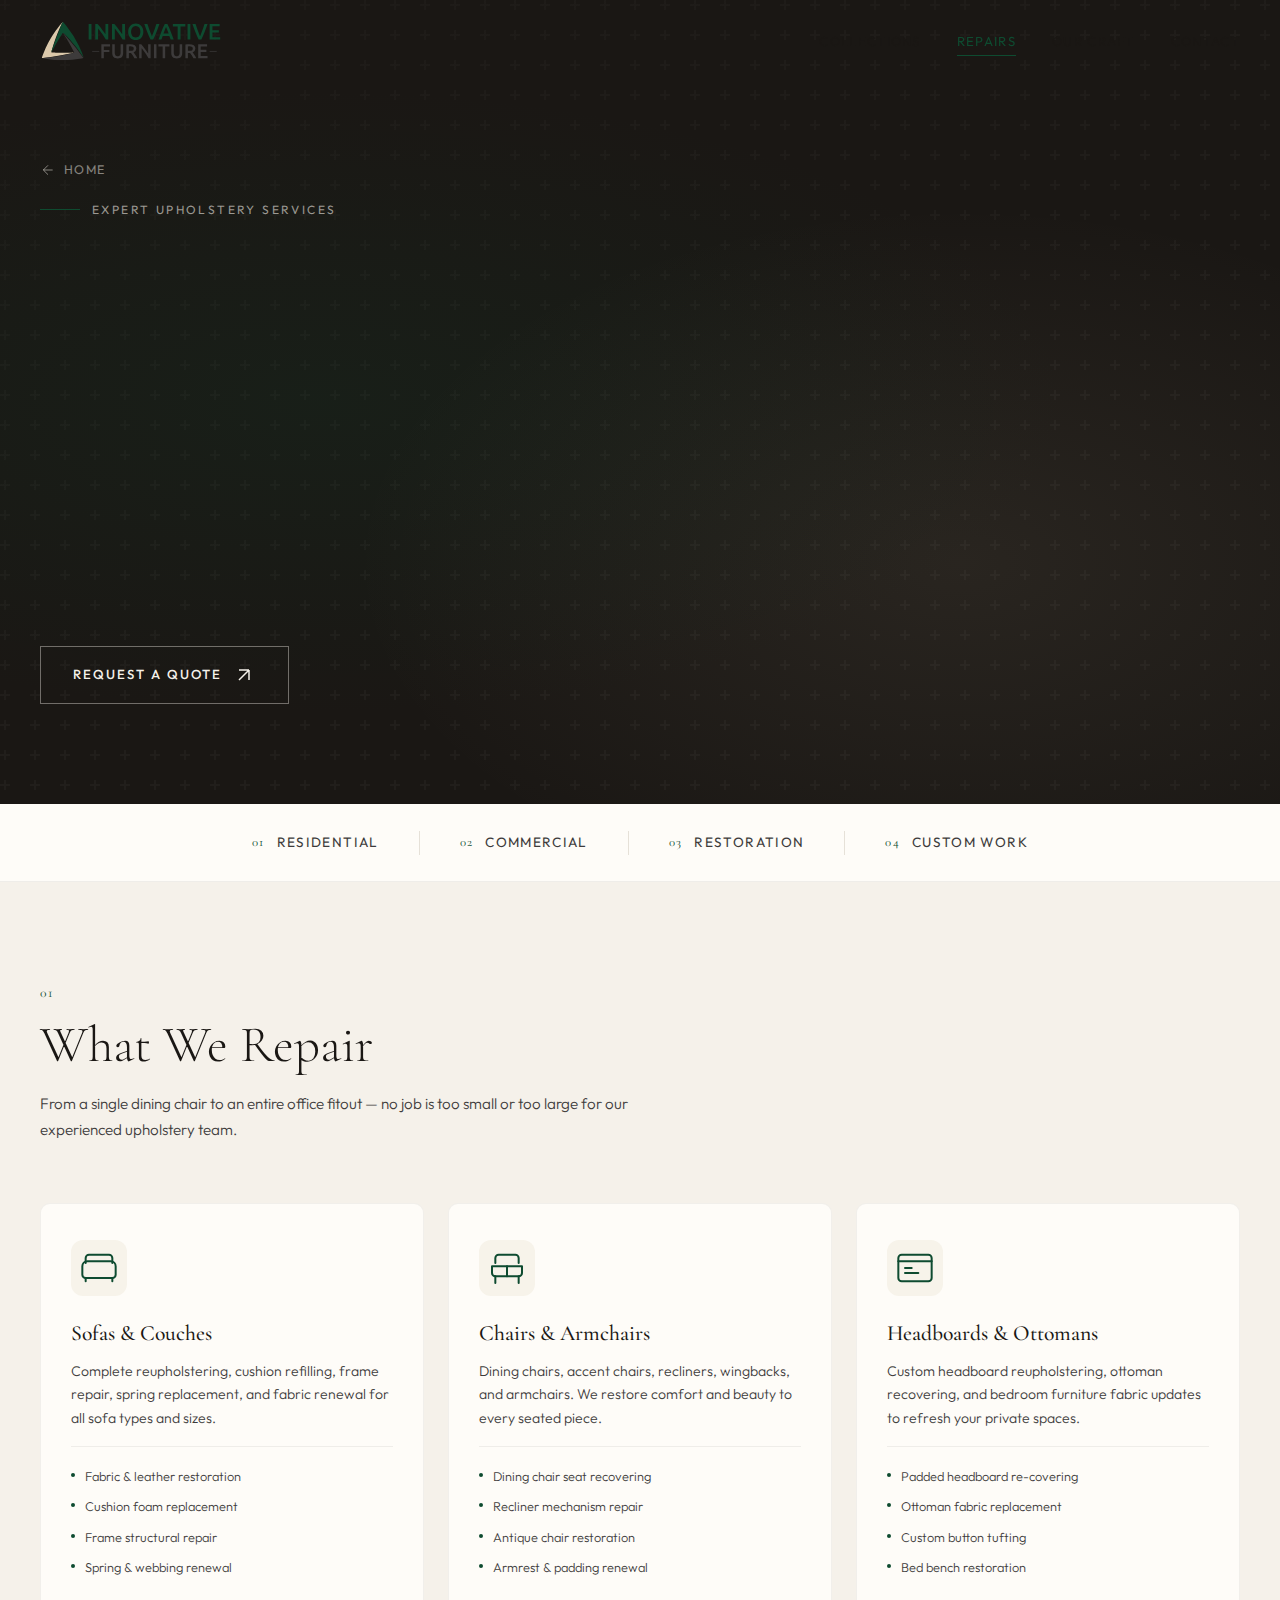
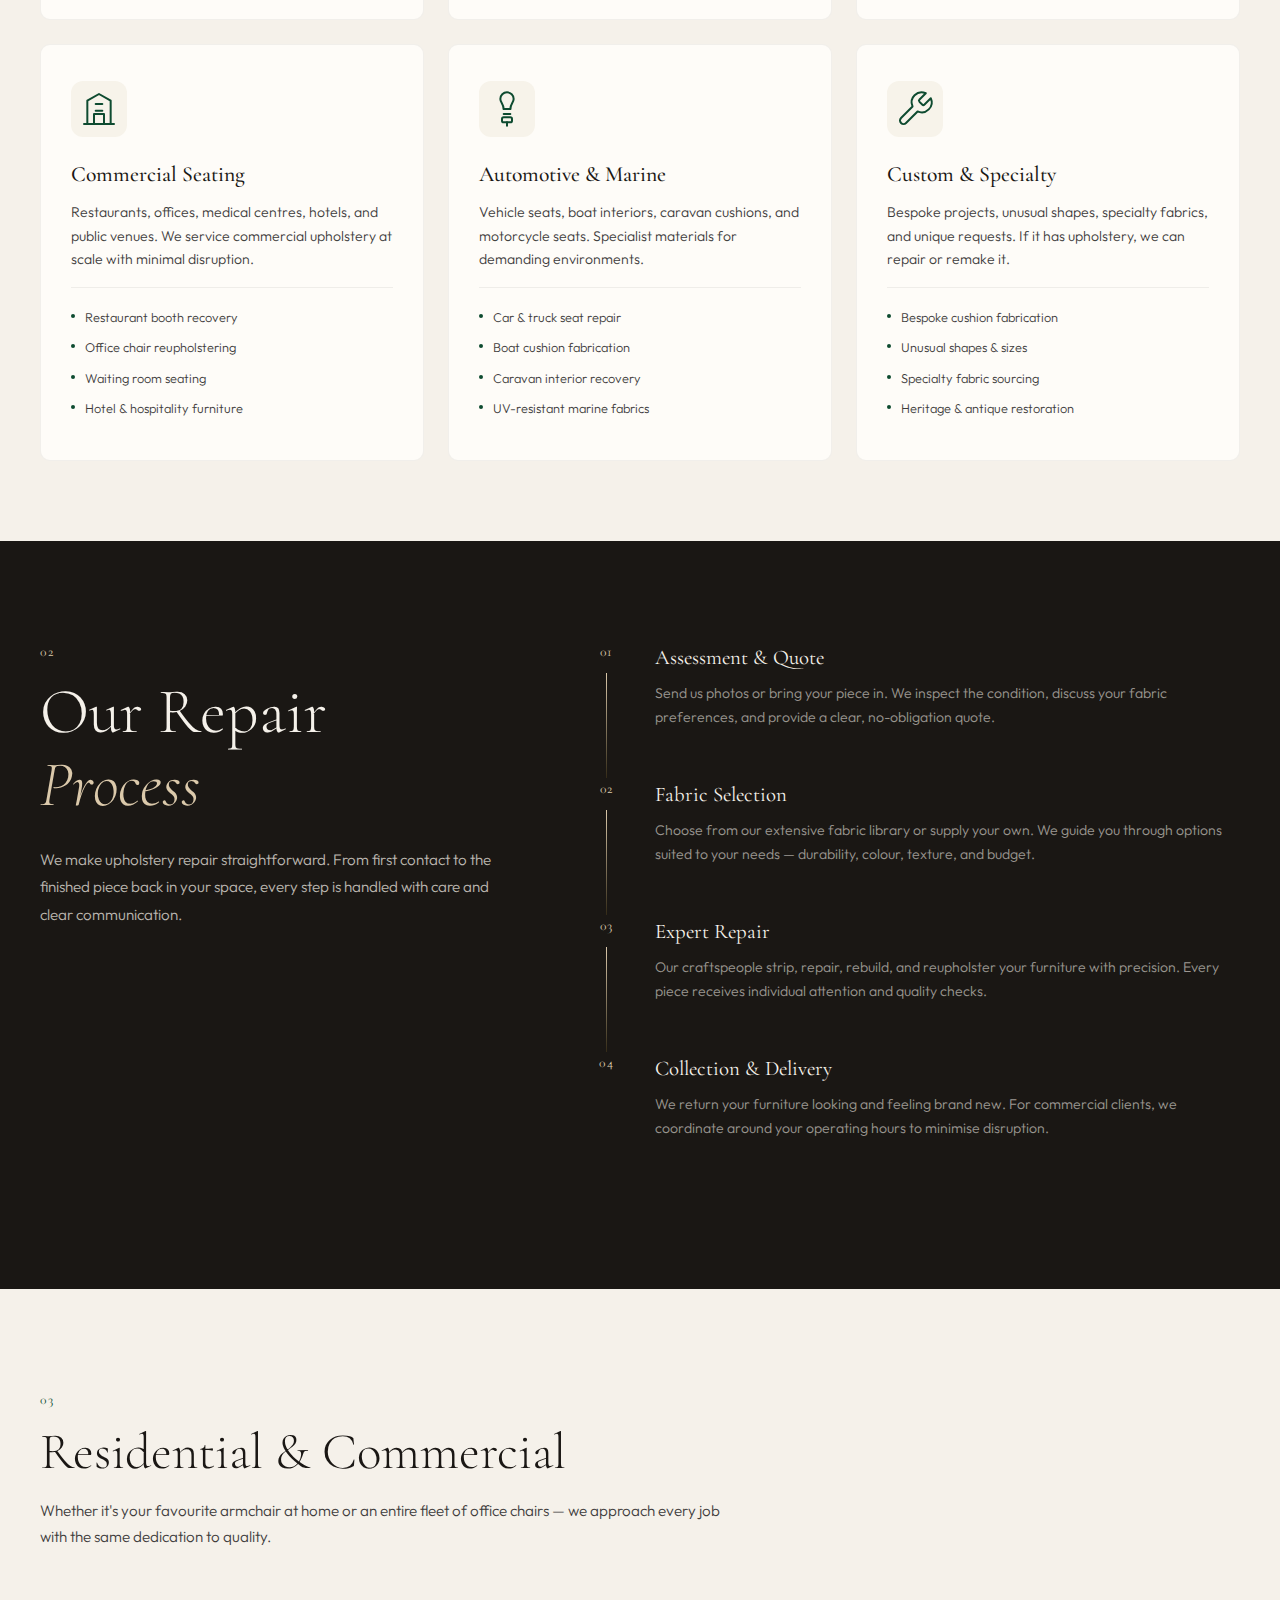
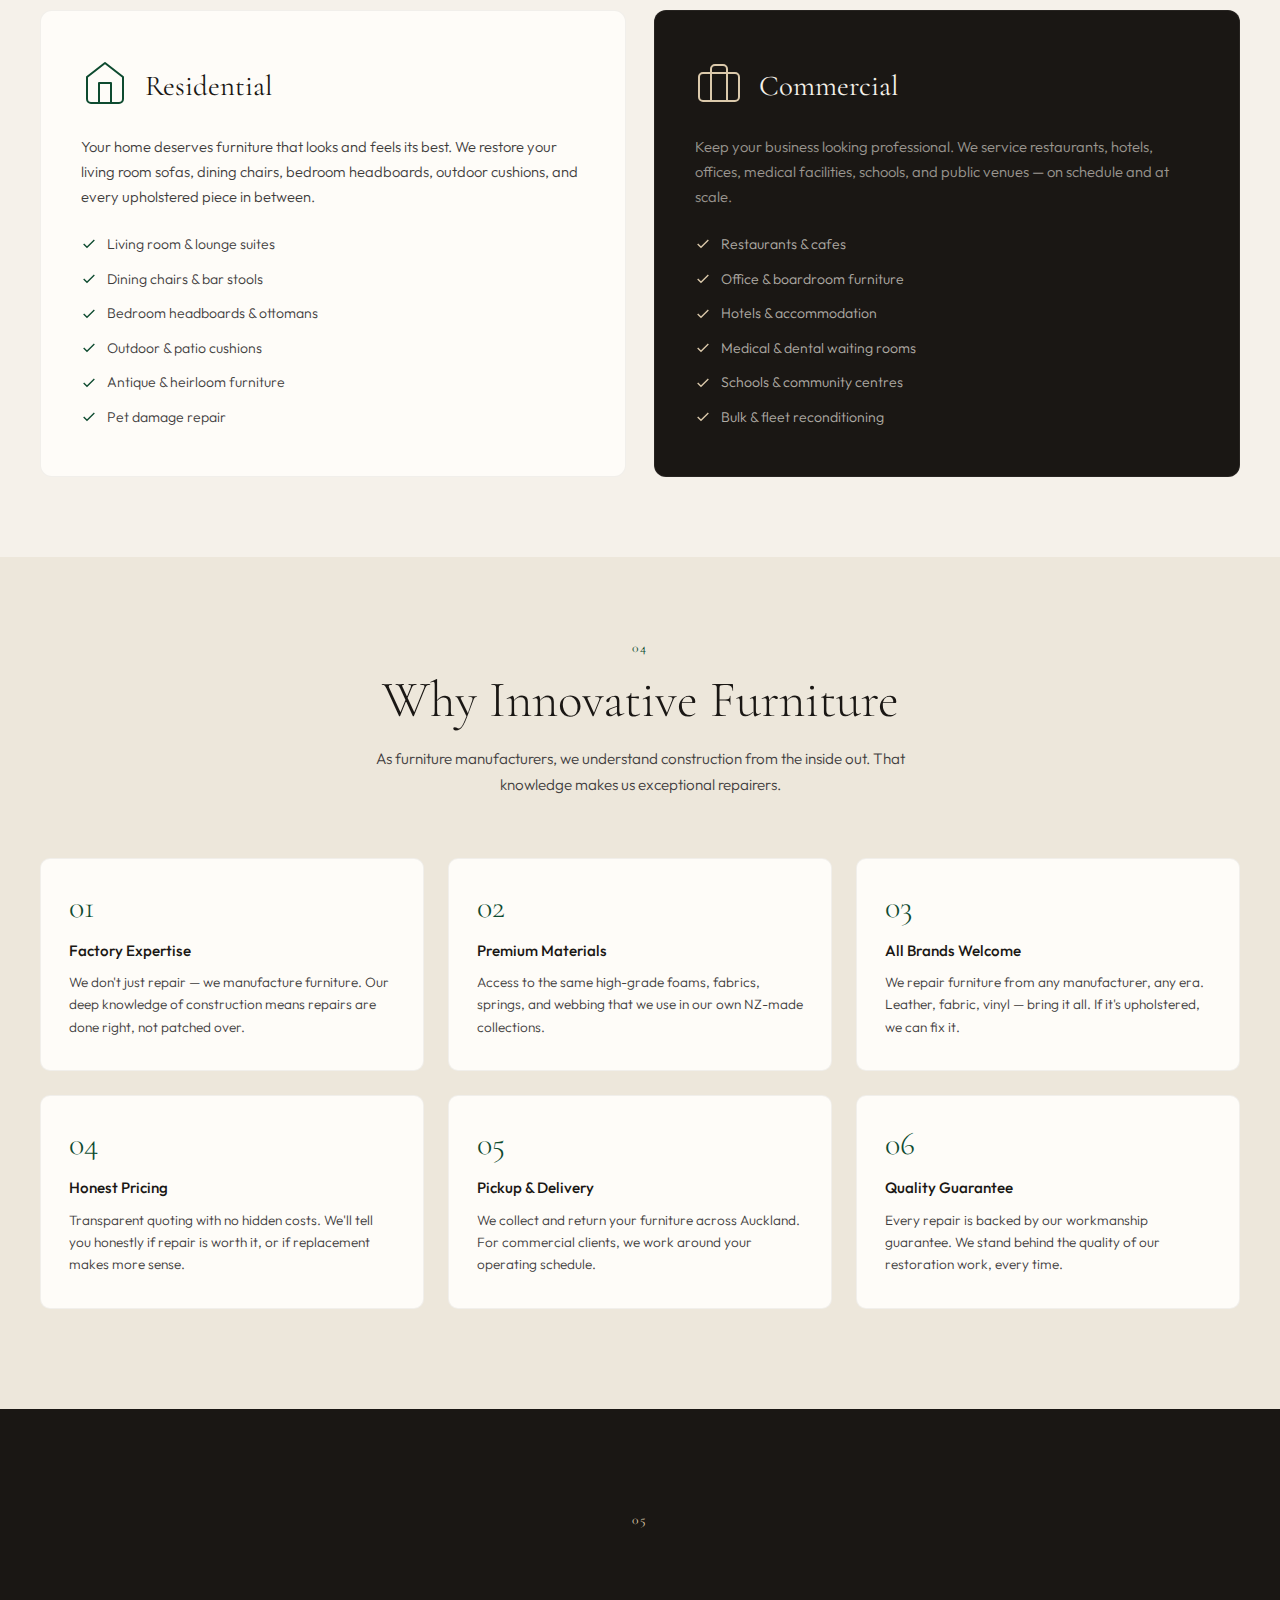
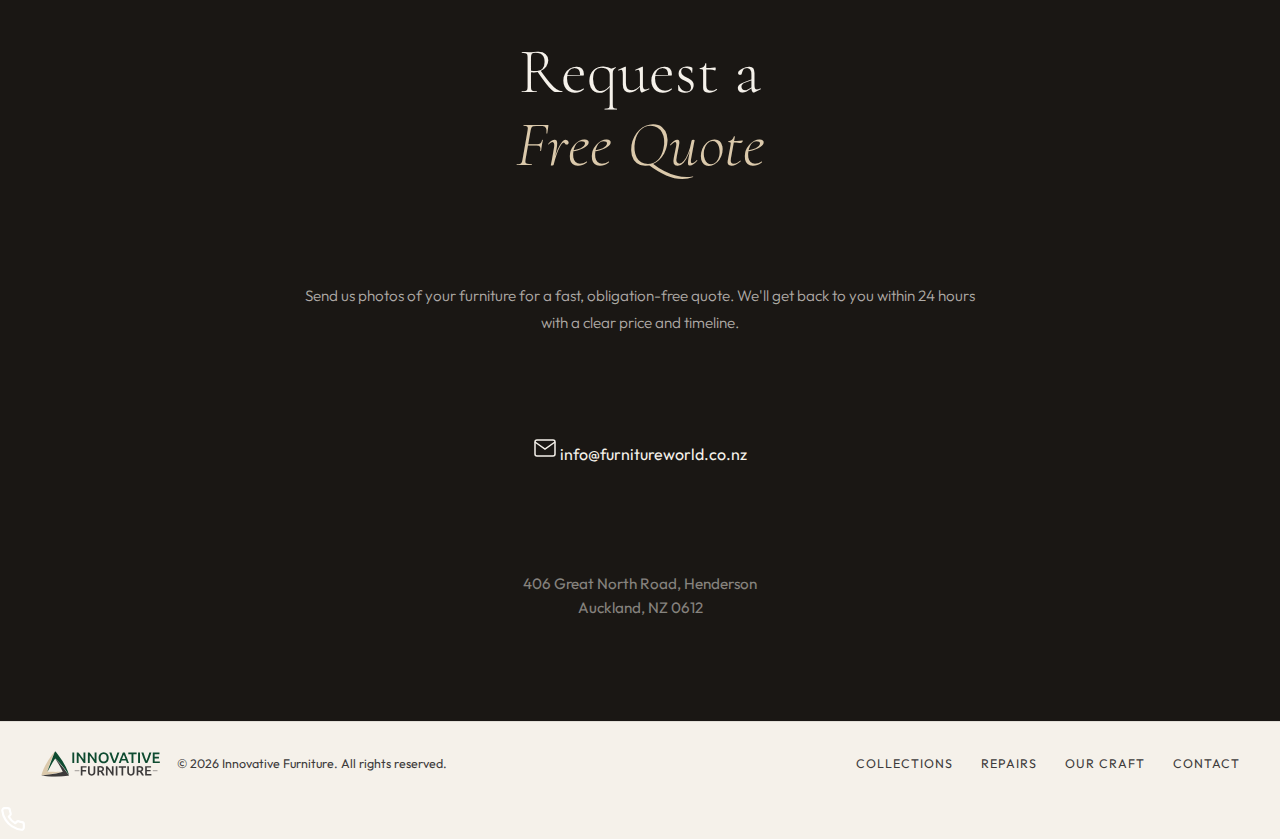
<file: repairs.html>
<!DOCTYPE html>
<html lang="en">
<head>
    <meta charset="UTF-8">
    <meta name="viewport" content="width=device-width, initial-scale=1.0">
    <title>Upholstery Repair Services | Innovative Furniture</title>
    <link rel="preconnect" href="https://fonts.googleapis.com">
    <link rel="preconnect" href="https://fonts.gstatic.com" crossorigin>
    <link href="https://fonts.googleapis.com/css2?family=Cormorant+Garamond:ital,wght@0,300;0,400;0,500;0,600;0,700;1,300;1,400&family=Outfit:wght@200;300;400;500;600;700&display=swap" rel="stylesheet">
    <link rel="stylesheet" href="styles.css">
</head>
<body>
    <!-- Navigation -->
    <nav id="main-nav">
        <div class="nav-inner">
            <a href="index.html" class="logo">
                <img src="INNOVATIVE Main Logo Transparent bg.svg" alt="Innovative Furniture" class="logo-img">
            </a>
            <div class="nav-links">
                <a href="index.html#collections" class="nav-link">Collections</a>
                <a href="repairs.html" class="nav-link nav-link--active">Repairs</a>
                <a href="index.html#about" class="nav-link">Our Craft</a>
                <a href="index.html#contact" class="nav-link">Contact</a>
            </div>
            <button class="nav-toggle" id="navToggle" aria-label="Toggle menu">
                <span></span><span></span>
            </button>
        </div>
    </nav>

    <!-- Mobile Menu -->
    <div id="mobileMenu" class="mobile-menu">
        <div class="mobile-menu-inner">
            <a href="index.html#collections" class="mobile-link">Collections</a>
            <a href="repairs.html" class="mobile-link">Repairs</a>
            <a href="index.html#about" class="mobile-link">Our Craft</a>
            <a href="index.html#contact" class="mobile-link">Contact</a>
        </div>
    </div>

    <!-- Repair Hero -->
    <section class="repair-hero">
        <div class="repair-hero-bg">
            <div class="repair-hero-texture"></div>
            <div class="repair-hero-gradient"></div>
        </div>
        <div class="repair-hero-inner">
            <div class="repair-hero-content">
                <a href="index.html" class="collection-back">
                    <svg width="16" height="16" viewBox="0 0 24 24" fill="none" stroke="currentColor" stroke-width="1.5"><path d="M19 12H5M12 19l-7-7 7-7"/></svg>
                    Home
                </a>
                <div class="hero-tag" style="opacity:1; animation:none;">
                    <span class="tag-line"></span>
                    <span class="tag-text" style="color: rgba(245,240,232,0.6);">Expert Upholstery Services</span>
                </div>
                <h1 class="repair-hero-title">
                    <span class="rh-line">We Bring</span>
                    <span class="rh-line rh-italic">New Life</span>
                    <span class="rh-line">To Your Furniture</span>
                </h1>
                <p class="repair-hero-desc">Residential &amp; commercial upholstery repair, restoration, and reupholstering. Our skilled craftspeople breathe new life into your cherished furniture &mdash; or transform your commercial spaces.</p>
                <a href="#contact-repair" class="hero-cta" style="opacity:1; animation:none; border-color: rgba(245,240,232,0.4); color: var(--parchment);">
                    <span>Request a Quote</span>
                    <svg width="24" height="24" viewBox="0 0 24 24" fill="none" stroke="currentColor" stroke-width="1.5"><path d="M7 17L17 7M17 7H7M17 7V17"/></svg>
                </a>
            </div>
            <div class="repair-hero-visual">
                <div class="repair-icon-cluster">
                    <!-- Needle & thread icon -->
                    <div class="repair-icon-ring repair-icon-ring--outer">
                        <svg viewBox="0 0 120 120" fill="none" xmlns="http://www.w3.org/2000/svg">
                            <circle cx="60" cy="60" r="58" stroke="rgba(196,154,42,0.25)" stroke-width="0.5" stroke-dasharray="4 6"/>
                        </svg>
                    </div>
                    <div class="repair-icon-ring repair-icon-ring--inner">
                        <svg viewBox="0 0 80 80" fill="none" xmlns="http://www.w3.org/2000/svg">
                            <circle cx="40" cy="40" r="38" stroke="rgba(196,154,42,0.15)" stroke-width="0.5"/>
                        </svg>
                    </div>
                    <div class="repair-icon-center">
                        <svg width="64" height="64" viewBox="0 0 24 24" fill="none" stroke="currentColor" stroke-width="1" stroke-linecap="round" stroke-linejoin="round">
                            <path d="M12 2C6.5 2 2 6.5 2 12s4.5 10 10 10 10-4.5 10-10S17.5 2 12 2z" opacity="0.15"/>
                            <path d="M14.5 2.5c0 0-2 4-2 8s2 8 2 8"/>
                            <path d="M9.5 2.5c0 0 2 4 2 8s-2 8-2 8"/>
                            <path d="M2 12h20"/>
                            <path d="M3.5 7h17"/>
                            <path d="M3.5 17h17"/>
                        </svg>
                    </div>
                </div>
            </div>
        </div>
    </section>

    <!-- Services Overview Strip -->
    <div class="repair-strip">
        <div class="repair-strip-inner">
            <div class="repair-strip-item">
                <span class="strip-number">01</span>
                <span class="strip-label">Residential</span>
            </div>
            <div class="repair-strip-divider"></div>
            <div class="repair-strip-item">
                <span class="strip-number">02</span>
                <span class="strip-label">Commercial</span>
            </div>
            <div class="repair-strip-divider"></div>
            <div class="repair-strip-item">
                <span class="strip-number">03</span>
                <span class="strip-label">Restoration</span>
            </div>
            <div class="repair-strip-divider"></div>
            <div class="repair-strip-item">
                <span class="strip-number">04</span>
                <span class="strip-label">Custom Work</span>
            </div>
        </div>
    </div>

    <!-- What We Repair Section -->
    <section class="repair-services">
        <div class="repair-services-inner">
            <div class="section-header">
                <span class="section-number">01</span>
                <h2 class="section-title">What We Repair</h2>
                <p class="section-desc">From a single dining chair to an entire office fitout &mdash; no job is too small or too large for our experienced upholstery team.</p>
            </div>

            <div class="services-grid">
                <div class="service-card">
                    <div class="service-card-icon">
                        <svg width="40" height="40" viewBox="0 0 24 24" fill="none" stroke="currentColor" stroke-width="1.2" stroke-linecap="round" stroke-linejoin="round">
                            <path d="M20 9V6a2 2 0 0 0-2-2H6a2 2 0 0 0-2 2v3"/>
                            <path d="M2 11v5a2 2 0 0 0 2 2h16a2 2 0 0 0 2-2v-5a3 3 0 0 0-3-3H5a3 3 0 0 0-3 3z"/>
                            <path d="M4 18v2"/><path d="M20 18v2"/>
                        </svg>
                    </div>
                    <h3 class="service-card-title">Sofas &amp; Couches</h3>
                    <p class="service-card-desc">Complete reupholstering, cushion refilling, frame repair, spring replacement, and fabric renewal for all sofa types and sizes.</p>
                    <ul class="service-card-list">
                        <li>Fabric &amp; leather restoration</li>
                        <li>Cushion foam replacement</li>
                        <li>Frame structural repair</li>
                        <li>Spring &amp; webbing renewal</li>
                    </ul>
                </div>

                <div class="service-card">
                    <div class="service-card-icon">
                        <svg width="40" height="40" viewBox="0 0 24 24" fill="none" stroke="currentColor" stroke-width="1.2" stroke-linecap="round" stroke-linejoin="round">
                            <path d="M19 9V6a2 2 0 0 0-2-2H7a2 2 0 0 0-2 2v3"/>
                            <path d="M3 11h18v4a2 2 0 0 1-2 2H5a2 2 0 0 1-2-2v-4z"/>
                            <path d="M5 17v4"/><path d="M19 17v4"/>
                            <path d="M12 11v6"/>
                        </svg>
                    </div>
                    <h3 class="service-card-title">Chairs &amp; Armchairs</h3>
                    <p class="service-card-desc">Dining chairs, accent chairs, recliners, wingbacks, and armchairs. We restore comfort and beauty to every seated piece.</p>
                    <ul class="service-card-list">
                        <li>Dining chair seat recovering</li>
                        <li>Recliner mechanism repair</li>
                        <li>Antique chair restoration</li>
                        <li>Armrest &amp; padding renewal</li>
                    </ul>
                </div>

                <div class="service-card">
                    <div class="service-card-icon">
                        <svg width="40" height="40" viewBox="0 0 24 24" fill="none" stroke="currentColor" stroke-width="1.2" stroke-linecap="round" stroke-linejoin="round">
                            <rect x="2" y="4" width="20" height="16" rx="2"/>
                            <path d="M2 8h20"/>
                            <path d="M6 12h4"/>
                            <path d="M6 15h8"/>
                        </svg>
                    </div>
                    <h3 class="service-card-title">Headboards &amp; Ottomans</h3>
                    <p class="service-card-desc">Custom headboard reupholstering, ottoman recovering, and bedroom furniture fabric updates to refresh your private spaces.</p>
                    <ul class="service-card-list">
                        <li>Padded headboard re-covering</li>
                        <li>Ottoman fabric replacement</li>
                        <li>Custom button tufting</li>
                        <li>Bed bench restoration</li>
                    </ul>
                </div>

                <div class="service-card">
                    <div class="service-card-icon">
                        <svg width="40" height="40" viewBox="0 0 24 24" fill="none" stroke="currentColor" stroke-width="1.2" stroke-linecap="round" stroke-linejoin="round">
                            <path d="M3 21h18"/>
                            <path d="M5 21V7l7-4 7 4v14"/>
                            <path d="M9 21v-6h6v6"/>
                            <path d="M10 9h4"/>
                            <path d="M10 13h4"/>
                        </svg>
                    </div>
                    <h3 class="service-card-title">Commercial Seating</h3>
                    <p class="service-card-desc">Restaurants, offices, medical centres, hotels, and public venues. We service commercial upholstery at scale with minimal disruption.</p>
                    <ul class="service-card-list">
                        <li>Restaurant booth recovery</li>
                        <li>Office chair reupholstering</li>
                        <li>Waiting room seating</li>
                        <li>Hotel &amp; hospitality furniture</li>
                    </ul>
                </div>

                <div class="service-card">
                    <div class="service-card-icon">
                        <svg width="40" height="40" viewBox="0 0 24 24" fill="none" stroke="currentColor" stroke-width="1.2" stroke-linecap="round" stroke-linejoin="round">
                            <path d="M12 2a4 4 0 0 0-4 4c0 2 2 3 2 6h4c0-3 2-4 2-6a4 4 0 0 0-4-4z"/>
                            <path d="M10 12h4"/><path d="M10 15h4"/>
                            <rect x="9" y="17" width="6" height="3" rx="1"/>
                            <path d="M12 20v2"/>
                        </svg>
                    </div>
                    <h3 class="service-card-title">Automotive &amp; Marine</h3>
                    <p class="service-card-desc">Vehicle seats, boat interiors, caravan cushions, and motorcycle seats. Specialist materials for demanding environments.</p>
                    <ul class="service-card-list">
                        <li>Car &amp; truck seat repair</li>
                        <li>Boat cushion fabrication</li>
                        <li>Caravan interior recovery</li>
                        <li>UV-resistant marine fabrics</li>
                    </ul>
                </div>

                <div class="service-card">
                    <div class="service-card-icon">
                        <svg width="40" height="40" viewBox="0 0 24 24" fill="none" stroke="currentColor" stroke-width="1.2" stroke-linecap="round" stroke-linejoin="round">
                            <path d="M14.7 6.3a1 1 0 0 0 0 1.4l1.6 1.6a1 1 0 0 0 1.4 0l3.77-3.77a6 6 0 0 1-7.94 7.94l-6.91 6.91a2.12 2.12 0 0 1-3-3l6.91-6.91a6 6 0 0 1 7.94-7.94l-3.76 3.76z"/>
                        </svg>
                    </div>
                    <h3 class="service-card-title">Custom &amp; Specialty</h3>
                    <p class="service-card-desc">Bespoke projects, unusual shapes, specialty fabrics, and unique requests. If it has upholstery, we can repair or remake it.</p>
                    <ul class="service-card-list">
                        <li>Bespoke cushion fabrication</li>
                        <li>Unusual shapes &amp; sizes</li>
                        <li>Specialty fabric sourcing</li>
                        <li>Heritage &amp; antique restoration</li>
                    </ul>
                </div>
            </div>
        </div>
    </section>

    <!-- Process Section -->
    <section class="repair-process">
        <div class="repair-process-inner">
            <div class="process-left">
                <span class="section-number">02</span>
                <h2 class="about-title">Our Repair<br><em>Process</em></h2>
                <p class="about-text" style="margin-top: 24px;">We make upholstery repair straightforward. From first contact to the finished piece back in your space, every step is handled with care and clear communication.</p>
            </div>
            <div class="process-right">
                <div class="process-steps">
                    <div class="process-step">
                        <div class="step-marker">
                            <span class="step-num">01</span>
                            <div class="step-line"></div>
                        </div>
                        <div class="step-content">
                            <h3>Assessment &amp; Quote</h3>
                            <p>Send us photos or bring your piece in. We inspect the condition, discuss your fabric preferences, and provide a clear, no-obligation quote.</p>
                        </div>
                    </div>
                    <div class="process-step">
                        <div class="step-marker">
                            <span class="step-num">02</span>
                            <div class="step-line"></div>
                        </div>
                        <div class="step-content">
                            <h3>Fabric Selection</h3>
                            <p>Choose from our extensive fabric library or supply your own. We guide you through options suited to your needs &mdash; durability, colour, texture, and budget.</p>
                        </div>
                    </div>
                    <div class="process-step">
                        <div class="step-marker">
                            <span class="step-num">03</span>
                            <div class="step-line"></div>
                        </div>
                        <div class="step-content">
                            <h3>Expert Repair</h3>
                            <p>Our craftspeople strip, repair, rebuild, and reupholster your furniture with precision. Every piece receives individual attention and quality checks.</p>
                        </div>
                    </div>
                    <div class="process-step">
                        <div class="step-marker">
                            <span class="step-num">04</span>
                            <div class="step-line-none"></div>
                        </div>
                        <div class="step-content">
                            <h3>Collection &amp; Delivery</h3>
                            <p>We return your furniture looking and feeling brand new. For commercial clients, we coordinate around your operating hours to minimise disruption.</p>
                        </div>
                    </div>
                </div>
            </div>
        </div>
    </section>

    <!-- Residential vs Commercial -->
    <section class="repair-sectors">
        <div class="repair-sectors-inner">
            <div class="section-header" style="max-width: 700px;">
                <span class="section-number">03</span>
                <h2 class="section-title">Residential &amp; Commercial</h2>
                <p class="section-desc">Whether it's your favourite armchair at home or an entire fleet of office chairs &mdash; we approach every job with the same dedication to quality.</p>
            </div>

            <div class="sectors-grid">
                <div class="sector-card">
                    <div class="sector-card-header">
                        <div class="sector-icon">
                            <svg width="48" height="48" viewBox="0 0 24 24" fill="none" stroke="currentColor" stroke-width="1" stroke-linecap="round" stroke-linejoin="round">
                                <path d="M3 9l9-7 9 7v11a2 2 0 0 1-2 2H5a2 2 0 0 1-2-2z"/>
                                <polyline points="9 22 9 12 15 12 15 22"/>
                            </svg>
                        </div>
                        <h3>Residential</h3>
                    </div>
                    <p class="sector-desc">Your home deserves furniture that looks and feels its best. We restore your living room sofas, dining chairs, bedroom headboards, outdoor cushions, and every upholstered piece in between.</p>
                    <ul class="sector-list">
                        <li>
                            <svg width="16" height="16" viewBox="0 0 24 24" fill="none" stroke="var(--accent)" stroke-width="2"><polyline points="20 6 9 17 4 12"/></svg>
                            Living room &amp; lounge suites
                        </li>
                        <li>
                            <svg width="16" height="16" viewBox="0 0 24 24" fill="none" stroke="var(--accent)" stroke-width="2"><polyline points="20 6 9 17 4 12"/></svg>
                            Dining chairs &amp; bar stools
                        </li>
                        <li>
                            <svg width="16" height="16" viewBox="0 0 24 24" fill="none" stroke="var(--accent)" stroke-width="2"><polyline points="20 6 9 17 4 12"/></svg>
                            Bedroom headboards &amp; ottomans
                        </li>
                        <li>
                            <svg width="16" height="16" viewBox="0 0 24 24" fill="none" stroke="var(--accent)" stroke-width="2"><polyline points="20 6 9 17 4 12"/></svg>
                            Outdoor &amp; patio cushions
                        </li>
                        <li>
                            <svg width="16" height="16" viewBox="0 0 24 24" fill="none" stroke="var(--accent)" stroke-width="2"><polyline points="20 6 9 17 4 12"/></svg>
                            Antique &amp; heirloom furniture
                        </li>
                        <li>
                            <svg width="16" height="16" viewBox="0 0 24 24" fill="none" stroke="var(--accent)" stroke-width="2"><polyline points="20 6 9 17 4 12"/></svg>
                            Pet damage repair
                        </li>
                    </ul>
                </div>

                <div class="sector-card sector-card--dark">
                    <div class="sector-card-header">
                        <div class="sector-icon">
                            <svg width="48" height="48" viewBox="0 0 24 24" fill="none" stroke="currentColor" stroke-width="1" stroke-linecap="round" stroke-linejoin="round">
                                <rect x="2" y="7" width="20" height="14" rx="2" ry="2"/>
                                <path d="M16 21V5a2 2 0 0 0-2-2h-4a2 2 0 0 0-2 2v16"/>
                            </svg>
                        </div>
                        <h3>Commercial</h3>
                    </div>
                    <p class="sector-desc">Keep your business looking professional. We service restaurants, hotels, offices, medical facilities, schools, and public venues &mdash; on schedule and at scale.</p>
                    <ul class="sector-list">
                        <li>
                            <svg width="16" height="16" viewBox="0 0 24 24" fill="none" stroke="var(--accent-light)" stroke-width="2"><polyline points="20 6 9 17 4 12"/></svg>
                            Restaurants &amp; cafes
                        </li>
                        <li>
                            <svg width="16" height="16" viewBox="0 0 24 24" fill="none" stroke="var(--accent-light)" stroke-width="2"><polyline points="20 6 9 17 4 12"/></svg>
                            Office &amp; boardroom furniture
                        </li>
                        <li>
                            <svg width="16" height="16" viewBox="0 0 24 24" fill="none" stroke="var(--accent-light)" stroke-width="2"><polyline points="20 6 9 17 4 12"/></svg>
                            Hotels &amp; accommodation
                        </li>
                        <li>
                            <svg width="16" height="16" viewBox="0 0 24 24" fill="none" stroke="var(--accent-light)" stroke-width="2"><polyline points="20 6 9 17 4 12"/></svg>
                            Medical &amp; dental waiting rooms
                        </li>
                        <li>
                            <svg width="16" height="16" viewBox="0 0 24 24" fill="none" stroke="var(--accent-light)" stroke-width="2"><polyline points="20 6 9 17 4 12"/></svg>
                            Schools &amp; community centres
                        </li>
                        <li>
                            <svg width="16" height="16" viewBox="0 0 24 24" fill="none" stroke="var(--accent-light)" stroke-width="2"><polyline points="20 6 9 17 4 12"/></svg>
                            Bulk &amp; fleet reconditioning
                        </li>
                    </ul>
                </div>
            </div>
        </div>
    </section>

    <!-- Why Choose Us -->
    <section class="repair-why">
        <div class="repair-why-inner">
            <div class="section-header" style="text-align:center; max-width:600px; margin: 0 auto 60px;">
                <span class="section-number">04</span>
                <h2 class="section-title">Why Innovative Furniture</h2>
                <p class="section-desc">As furniture manufacturers, we understand construction from the inside out. That knowledge makes us exceptional repairers.</p>
            </div>
            <div class="why-grid">
                <div class="why-card">
                    <div class="why-number">01</div>
                    <h4>Factory Expertise</h4>
                    <p>We don't just repair &mdash; we manufacture furniture. Our deep knowledge of construction means repairs are done right, not patched over.</p>
                </div>
                <div class="why-card">
                    <div class="why-number">02</div>
                    <h4>Premium Materials</h4>
                    <p>Access to the same high-grade foams, fabrics, springs, and webbing that we use in our own NZ-made collections.</p>
                </div>
                <div class="why-card">
                    <div class="why-number">03</div>
                    <h4>All Brands Welcome</h4>
                    <p>We repair furniture from any manufacturer, any era. Leather, fabric, vinyl &mdash; bring it all. If it's upholstered, we can fix it.</p>
                </div>
                <div class="why-card">
                    <div class="why-number">04</div>
                    <h4>Honest Pricing</h4>
                    <p>Transparent quoting with no hidden costs. We'll tell you honestly if repair is worth it, or if replacement makes more sense.</p>
                </div>
                <div class="why-card">
                    <div class="why-number">05</div>
                    <h4>Pickup &amp; Delivery</h4>
                    <p>We collect and return your furniture across Auckland. For commercial clients, we work around your operating schedule.</p>
                </div>
                <div class="why-card">
                    <div class="why-number">06</div>
                    <h4>Quality Guarantee</h4>
                    <p>Every repair is backed by our workmanship guarantee. We stand behind the quality of our restoration work, every time.</p>
                </div>
            </div>
        </div>
    </section>

    <!-- Contact / Quote Section -->
    <section id="contact-repair" class="repair-contact">
        <div class="repair-contact-inner" style="display: flex; flex-direction: column; align-items: center; text-align: center; max-width: 680px; margin: 0 auto;">
            <span class="section-number" style="color: var(--accent-light);">05</span>
            <h2 class="about-title" style="color: var(--parchment);">Request a<br><em>Free Quote</em></h2>
            <p class="about-text" style="margin-top: 20px; color: rgba(245,241,235,0.7);">Send us photos of your furniture for a fast, obligation-free quote. We'll get back to you within 24 hours with a clear price and timeline.</p>
            <a href="mailto:info@furnitureworld.co.nz" class="repair-email-cta">
                <svg width="24" height="24" viewBox="0 0 24 24" fill="none" stroke="currentColor" stroke-width="1.5"><path d="M4 4h16c1.1 0 2 .9 2 2v12c0 1.1-.9 2-2 2H4c-1.1 0-2-.9-2-2V6c0-1.1.9-2 2-2z"/><polyline points="22,6 12,13 2,6"/></svg>
                <span>info@furnitureworld.co.nz</span>
            </a>
            <p style="margin-top: 24px; color: rgba(245,241,235,0.5); font-size: 0.95rem; line-height: 1.6;">406 Great North Road, Henderson<br>Auckland, NZ 0612</p>
        </div>
    </section>

    <!-- Footer -->
    <footer class="footer">
        <div class="footer-inner">
            <div class="footer-brand">
                <img src="INNOVATIVE Main Logo Transparent bg.svg" alt="Innovative Furniture" class="footer-logo-img">
                <span>&copy; 2026 Innovative Furniture. All rights reserved.</span>
            </div>
            <div class="footer-links">
                <a href="index.html#collections">Collections</a>
                <a href="repairs.html">Repairs</a>
                <a href="index.html#about">Our Craft</a>
                <a href="index.html#contact">Contact</a>
            </div>
        </div>
    </footer>

    <!-- Phone Call Widget -->
    <a href="tel:095582694" class="phone-widget" aria-label="Call us">
        <svg viewBox="0 0 24 24" width="26" height="26" fill="none" stroke="#fff" stroke-width="2" stroke-linecap="round" stroke-linejoin="round"><path d="M22 16.92v3a2 2 0 0 1-2.18 2 19.79 19.79 0 0 1-8.63-3.07 19.5 19.5 0 0 1-6-6 19.79 19.79 0 0 1-3.07-8.67A2 2 0 0 1 4.11 2h3a2 2 0 0 1 2 1.72c.127.96.361 1.903.7 2.81a2 2 0 0 1-.45 2.11L8.09 9.91a16 16 0 0 0 6 6l1.27-1.27a2 2 0 0 1 2.11-.45c.907.339 1.85.573 2.81.7A2 2 0 0 1 22 16.92z"/></svg>
    </a>

    <script src="main.js"></script>
</body>
</html>
</file>
<file: styles.css>
/* ============================================
   INNOVATIVE FURNITURE — Design System
   Aesthetic: Luxury Editorial / Warm Modernism
   ============================================ */

:root {
    --ink: #1a1714;
    --ink-light: #3D3B3B;
    --parchment: #f5f1ea;
    --cream: #ede7db;
    --warm-grey: #c4b9a8;
    --accent: #0E4B30;
    --accent-light: #DBC9AB;
    --accent-hover: #0a3823;
    --white: #fefcf8;
    --font-display: 'Cormorant Garamond', Georgia, serif;
    --font-body: 'Outfit', -apple-system, sans-serif;
    --ease-out: cubic-bezier(0.22, 1, 0.36, 1);
    --ease-in-out: cubic-bezier(0.65, 0, 0.35, 1);
}

/* ---- Reset & Base ---- */
*, *::before, *::after { margin: 0; padding: 0; box-sizing: border-box; }

html {
    scroll-behavior: smooth;
    font-size: 16px;
    -webkit-font-smoothing: antialiased;
    -moz-osx-font-smoothing: grayscale;
}

body {
    font-family: var(--font-body);
    background: var(--parchment);
    color: var(--ink);
    overflow-x: hidden;
    line-height: 1.6;
}

img { display: block; max-width: 100%; height: auto; }
a { text-decoration: none; color: inherit; }

/* ---- Preloader ---- */
#preloader {
    position: fixed;
    inset: 0;
    z-index: 9999;
    background: var(--ink);
    display: flex;
    align-items: center;
    justify-content: center;
    transition: opacity 0.6s var(--ease-out), visibility 0.6s;
}
#preloader.hidden {
    opacity: 0;
    visibility: hidden;
    pointer-events: none;
}
.preloader-inner {
    text-align: center;
}
.preloader-line {
    width: 60px;
    height: 2px;
    background: var(--accent-light);
    margin: 0 auto 20px;
    animation: preloaderLine 1.2s var(--ease-in-out) infinite;
}
@keyframes preloaderLine {
    0%, 100% { transform: scaleX(0.3); opacity: 0.4; }
    50% { transform: scaleX(1); opacity: 1; }
}
.preloader-text {
    font-family: var(--font-display);
    color: var(--parchment);
    font-size: 1.1rem;
    letter-spacing: 0.2em;
    text-transform: uppercase;
    font-weight: 300;
}

/* ---- Navigation ---- */
#main-nav {
    position: fixed;
    top: 0;
    left: 0;
    right: 0;
    z-index: 1000;
    padding: 20px 40px;
    transition: background 0.4s, box-shadow 0.4s, padding 0.4s;
}
#main-nav.scrolled {
    background: rgba(245, 240, 232, 0.92);
    backdrop-filter: blur(20px);
    -webkit-backdrop-filter: blur(20px);
    box-shadow: 0 1px 0 rgba(0,0,0,0.06);
    padding: 14px 40px;
}
.nav-inner {
    display: flex;
    align-items: center;
    justify-content: space-between;
    max-width: 1440px;
    margin: 0 auto;
}
.logo {
    display: flex;
    align-items: center;
    gap: 0;
}
.logo-img {
    height: 42px;
    width: auto;
    transition: opacity 0.3s;
}
.logo:hover .logo-img {
    opacity: 0.8;
}
.logo-mark {
    display: none;
}
.logo-text {
    display: none;
}
.nav-links {
    display: flex;
    gap: 36px;
}
.nav-link {
    font-size: 0.82rem;
    letter-spacing: 0.1em;
    text-transform: uppercase;
    font-weight: 400;
    position: relative;
    padding: 4px 0;
}
.nav-link::after {
    content: '';
    position: absolute;
    bottom: 0;
    left: 0;
    width: 0;
    height: 1px;
    background: var(--accent);
    transition: width 0.4s var(--ease-out);
}
.nav-link:hover::after { width: 100%; }

.nav-toggle {
    display: none;
    background: none;
    border: none;
    cursor: pointer;
    width: 30px;
    height: 20px;
    position: relative;
}
.nav-toggle span {
    display: block;
    width: 100%;
    height: 1.5px;
    background: var(--ink);
    position: absolute;
    left: 0;
    transition: all 0.3s var(--ease-out);
}
.nav-toggle span:first-child { top: 0; }
.nav-toggle span:last-child { bottom: 0; }
.nav-toggle.active span:first-child { top: 50%; transform: translateY(-50%) rotate(45deg); }
.nav-toggle.active span:last-child { bottom: 50%; transform: translateY(50%) rotate(-45deg); }

/* Mobile Menu */
.mobile-menu {
    position: fixed;
    inset: 0;
    z-index: 999;
    background: var(--parchment);
    display: flex;
    align-items: center;
    justify-content: center;
    opacity: 0;
    visibility: hidden;
    transition: all 0.5s var(--ease-out);
}
.mobile-menu.open {
    opacity: 1;
    visibility: visible;
}
.mobile-menu-inner {
    display: flex;
    flex-direction: column;
    gap: 24px;
    text-align: center;
}
.mobile-link {
    font-family: var(--font-display);
    font-size: 2.4rem;
    font-weight: 300;
    letter-spacing: 0.04em;
    opacity: 0;
    transform: translateY(20px);
    transition: all 0.4s var(--ease-out);
}
.mobile-menu.open .mobile-link {
    opacity: 1;
    transform: translateY(0);
}
.mobile-menu.open .mobile-link:nth-child(1) { transition-delay: 0.1s; }
.mobile-menu.open .mobile-link:nth-child(2) { transition-delay: 0.2s; }
.mobile-menu.open .mobile-link:nth-child(3) { transition-delay: 0.3s; }

/* ---- Hero ---- */
.hero {
    position: relative;
    min-height: 100vh;
    display: flex;
    align-items: center;
    padding: 120px 40px 80px;
    overflow: hidden;
}
.hero-bg {
    position: absolute;
    inset: 0;
    z-index: 0;
}
/* hero-gradient moved below .title-italic */
.hero-content {
    position: relative;
    z-index: 2;
    max-width: 700px;
}
.hero-tag {
    display: flex;
    align-items: center;
    gap: 12px;
    margin-bottom: 32px;
    opacity: 0;
    animation: fadeUp 0.8s var(--ease-out) 0.8s forwards;
}
.tag-line {
    width: 40px;
    height: 1px;
    background: var(--accent);
}
.tag-text {
    font-size: 0.75rem;
    letter-spacing: 0.2em;
    text-transform: uppercase;
    color: var(--ink-light);
    font-weight: 400;
}
.hero-title {
    font-family: var(--font-display);
    font-weight: 300;
    line-height: 1.05;
    margin-bottom: 28px;
}
.title-line {
    display: block;
    font-size: clamp(3.2rem, 7vw, 6.5rem);
    opacity: 0;
    transform: translateY(40px);
    animation: fadeUp 0.9s var(--ease-out) forwards;
}
.title-line[data-delay="0"] { animation-delay: 1s; }
.title-line[data-delay="1"] { animation-delay: 1.15s; }
.title-line[data-delay="2"] { animation-delay: 1.3s; }
.title-italic {
    font-style: italic;
    color: var(--accent);
}
.hero-gradient {
    position: absolute;
    inset: 0;
    background:
        radial-gradient(ellipse at 20% 50%, rgba(14, 75, 48, 0.07) 0%, transparent 60%),
        radial-gradient(ellipse at 80% 30%, rgba(219, 201, 171, 0.1) 0%, transparent 50%),
        linear-gradient(180deg, var(--parchment) 0%, var(--cream) 100%);
}
.hero-subtitle {
    font-size: 1.05rem;
    line-height: 1.7;
    color: var(--ink-light);
    max-width: 480px;
    margin-bottom: 40px;
    font-weight: 300;
    opacity: 0;
    animation: fadeUp 0.8s var(--ease-out) 1.5s forwards;
}
.hero-cta {
    display: inline-flex;
    align-items: center;
    gap: 10px;
    font-size: 0.82rem;
    letter-spacing: 0.15em;
    text-transform: uppercase;
    font-weight: 500;
    padding: 16px 32px;
    border: 1.5px solid var(--ink);
    border-radius: 0;
    transition: all 0.4s var(--ease-out);
    opacity: 0;
    animation: fadeUp 0.8s var(--ease-out) 1.7s forwards;
}
.hero-cta:hover {
    background: var(--ink);
    color: var(--parchment);
}
.hero-cta svg { transition: transform 0.3s; }
.hero-cta:hover svg { transform: translate(3px, -3px); }

.hero-scroll-indicator {
    position: absolute;
    bottom: 40px;
    left: 40px;
    display: flex;
    flex-direction: column;
    align-items: center;
    gap: 10px;
    z-index: 2;
    opacity: 0;
    animation: fadeUp 0.8s var(--ease-out) 2s forwards;
}
.scroll-line {
    width: 1px;
    height: 50px;
    background: linear-gradient(to bottom, var(--accent-light), transparent);
    animation: scrollPulse 2s ease-in-out infinite;
}
@keyframes scrollPulse {
    0%, 100% { opacity: 1; transform: scaleY(1); }
    50% { opacity: 0.4; transform: scaleY(0.6); }
}
.hero-scroll-indicator span {
    font-size: 0.65rem;
    letter-spacing: 0.2em;
    text-transform: uppercase;
    writing-mode: vertical-lr;
    color: var(--ink-light);
}

.hero-featured-img {
    position: absolute;
    right: -40px;
    bottom: 0;
    width: 55%;
    max-width: 750px;
    z-index: 1;
    opacity: 0;
    transform: translateX(60px);
    animation: heroImg 1.2s var(--ease-out) 1.4s forwards;
}
@keyframes heroImg {
    to { opacity: 0.9; transform: translateX(0); }
}
.hero-featured-img img {
    width: 100%;
    object-fit: contain;
    filter: drop-shadow(0 40px 80px rgba(26, 23, 20, 0.15));
}

@keyframes fadeUp {
    to { opacity: 1; transform: translateY(0); }
}

/* ---- Marquee ---- */
.marquee-section {
    padding: 24px 0;
    border-top: 1px solid rgba(0,0,0,0.08);
    border-bottom: 1px solid rgba(0,0,0,0.08);
    overflow: hidden;
    background: var(--white);
}
.marquee-track {
    display: flex;
    width: max-content;
    animation: marquee 30s linear infinite;
}
@keyframes marquee {
    0% { transform: translateX(0); }
    100% { transform: translateX(-50%); }
}
.marquee-content {
    display: flex;
    align-items: center;
    gap: 32px;
    padding: 0 16px;
    white-space: nowrap;
}
.marquee-content span {
    font-family: var(--font-display);
    font-size: 1.3rem;
    font-weight: 400;
    letter-spacing: 0.08em;
    color: var(--ink-light);
}
.marquee-dot {
    display: inline-block;
    width: 5px;
    height: 5px;
    border-radius: 50%;
    background: var(--accent);
}

/* ---- Collections ---- */
.collections-section {
    padding: 100px 40px 80px;
    max-width: 1440px;
    margin: 0 auto;
}
.section-header {
    margin-bottom: 60px;
    max-width: 600px;
}
.section-number {
    font-family: var(--font-display);
    font-size: 0.85rem;
    letter-spacing: 0.15em;
    color: var(--accent);
    display: block;
    margin-bottom: 12px;
}
.section-title {
    font-family: var(--font-display);
    font-size: clamp(2.2rem, 4vw, 3.6rem);
    font-weight: 300;
    line-height: 1.15;
    margin-bottom: 16px;
}
.section-desc {
    font-size: 0.95rem;
    line-height: 1.7;
    color: var(--ink-light);
    font-weight: 300;
}

/* ---- Collection Rows (Homepage) ---- */
.collection-rows {
    display: flex;
    flex-direction: column;
    gap: 0;
}
.col-row {
    display: grid;
    grid-template-columns: 1.1fr 0.9fr;
    min-height: 480px;
    text-decoration: none;
    color: inherit;
    border-bottom: 1px solid rgba(0,0,0,0.06);
    transition: background 0.5s var(--ease-out);
}
.col-row:first-child {
    border-top: 1px solid rgba(0,0,0,0.06);
}
.col-row:hover {
    background: var(--cream);
}
.col-row--reverse {
    grid-template-columns: 0.9fr 1.1fr;
    direction: rtl;
}
.col-row--reverse > * {
    direction: ltr;
}

/* Row image */
.col-row-img {
    overflow: hidden;
    background: var(--cream);
    display: flex;
    align-items: center;
    justify-content: center;
    padding: 32px;
}
.col-row-img img {
    width: 100%;
    height: 100%;
    object-fit: cover;
    border-radius: 6px;
    transition: transform 0.7s var(--ease-out);
}
.col-row:hover .col-row-img img {
    transform: scale(1.03);
}
.col-row-img--contain img {
    object-fit: contain;
    border-radius: 0;
}

/* Row text */
.col-row-text {
    display: flex;
    flex-direction: column;
    justify-content: center;
    padding: 60px 56px;
}
.col-row-num {
    font-family: var(--font-display);
    font-size: 0.8rem;
    letter-spacing: 0.15em;
    color: var(--accent);
    margin-bottom: 12px;
    display: block;
}
.col-row-title {
    font-family: var(--font-display);
    font-size: clamp(2.4rem, 4.5vw, 3.8rem);
    font-weight: 300;
    line-height: 1.1;
    margin-bottom: 10px;
}
.col-row-tagline {
    font-family: var(--font-display);
    font-size: 1.05rem;
    font-style: italic;
    color: var(--accent);
    margin-bottom: 16px;
    font-weight: 400;
}
.col-row-desc {
    font-size: 0.92rem;
    line-height: 1.75;
    color: var(--ink-light);
    font-weight: 300;
    max-width: 420px;
    margin-bottom: 28px;
}
.col-row-cta {
    display: inline-flex;
    align-items: center;
    gap: 8px;
    font-size: 0.78rem;
    letter-spacing: 0.14em;
    text-transform: uppercase;
    font-weight: 500;
    color: var(--accent);
    padding: 12px 0;
    border-bottom: 1.5px solid var(--accent);
    width: fit-content;
    transition: gap 0.3s var(--ease-out), color 0.3s;
}
.col-row:hover .col-row-cta {
    gap: 14px;
}
.col-row-cta svg {
    transition: transform 0.3s var(--ease-out);
}
.col-row:hover .col-row-cta svg {
    transform: translate(3px, -3px);
}

/* Collection cards (kept for collection.html "other collections" grid) */
.collections-grid {
    display: grid;
    grid-template-columns: repeat(3, 1fr);
    gap: 20px;
}
.collection-card {
    position: relative;
    border-radius: 8px;
    overflow: hidden;
    aspect-ratio: 4/3;
    cursor: pointer;
    display: block;
}
.collection-card--large {
    grid-column: span 2;
}
.card-img {
    position: absolute;
    inset: 0;
    background: var(--cream);
}
.card-img img {
    width: 100%;
    height: 100%;
    object-fit: cover;
    transition: transform 0.7s var(--ease-out), filter 0.7s;
}
.collection-card:hover .card-img img {
    transform: scale(1.04);
}
.card-overlay {
    position: absolute;
    inset: 0;
    background: linear-gradient(180deg, transparent 30%, rgba(26, 23, 20, 0.75) 100%);
    display: flex;
    flex-direction: column;
    justify-content: flex-end;
    padding: 28px;
    transition: background 0.4s;
}
.collection-card:hover .card-overlay {
    background: linear-gradient(180deg, transparent 10%, rgba(26, 23, 20, 0.85) 100%);
}
.card-number {
    font-family: var(--font-display);
    font-size: 0.75rem;
    letter-spacing: 0.15em;
    color: var(--accent-light);
    margin-bottom: 6px;
}
.card-title {
    font-family: var(--font-display);
    font-size: 2rem;
    font-weight: 400;
    color: var(--white);
    line-height: 1.1;
}
.card-subtitle {
    font-size: 0.82rem;
    color: rgba(255,255,255,0.7);
    margin-top: 4px;
    font-weight: 300;
}
.card-cta {
    display: inline-block;
    margin-top: 14px;
    font-size: 0.75rem;
    letter-spacing: 0.15em;
    text-transform: uppercase;
    color: var(--accent-light);
    opacity: 0;
    transform: translateY(8px);
    transition: all 0.4s var(--ease-out);
}
.collection-card:hover .card-cta {
    opacity: 1;
    transform: translateY(0);
}

/* ---- About ---- */
.about-section {
    padding: 100px 40px;
    background: var(--ink);
    color: var(--parchment);
}
.about-grid {
    max-width: 1440px;
    margin: 0 auto;
    display: grid;
    grid-template-columns: 1fr 1.5fr;
    gap: 80px;
    align-items: start;
}
.about-left .section-number { color: var(--accent-light); }
.about-title {
    font-family: var(--font-display);
    font-size: clamp(2.6rem, 5vw, 4.2rem);
    font-weight: 300;
    line-height: 1.15;
    margin-top: 12px;
}
.about-title em {
    font-style: italic;
    color: var(--accent-light);
}
.about-stat-row {
    display: flex;
    gap: 48px;
    margin-bottom: 40px;
    padding-bottom: 40px;
    border-bottom: 1px solid rgba(255,255,255,0.1);
}
.stat-number {
    font-family: var(--font-display);
    font-size: 2.8rem;
    font-weight: 300;
    display: block;
    line-height: 1;
    color: var(--accent-light);
}
.stat-label {
    font-size: 0.78rem;
    letter-spacing: 0.08em;
    text-transform: uppercase;
    color: rgba(245,240,232,0.5);
    margin-top: 6px;
    display: block;
}
.about-text {
    font-size: 0.95rem;
    line-height: 1.8;
    color: rgba(245,240,232,0.75);
    font-weight: 300;
    margin-bottom: 20px;
}
.about-features {
    display: grid;
    grid-template-columns: repeat(3, 1fr);
    gap: 28px;
    margin-top: 48px;
}
.feature { padding: 24px; background: rgba(255,255,255,0.04); border-radius: 8px; border: 1px solid rgba(255,255,255,0.06); }
.feature-icon { color: var(--accent-light); margin-bottom: 14px; }
.feature h4 { font-size: 0.9rem; font-weight: 500; margin-bottom: 6px; }
.feature p { font-size: 0.8rem; color: rgba(245,240,232,0.55); line-height: 1.5; font-weight: 300; }

/* ---- Highlight Band ---- */
.highlight-band {
    padding: 60px 40px;
    background: var(--cream);
    overflow: hidden;
}
.highlight-inner {
    display: flex;
    gap: 24px;
    max-width: 1440px;
    margin: 0 auto;
}
.highlight-item {
    flex: 1;
    position: relative;
    border-radius: 8px;
    overflow: hidden;
    aspect-ratio: 16/10;
    background: var(--parchment);
}
.highlight-item img {
    width: 100%;
    height: 100%;
    object-fit: cover;
    transition: transform 0.6s var(--ease-out);
}
.highlight-item:hover img { transform: scale(1.03); }
.highlight-info {
    position: absolute;
    bottom: 0;
    left: 0;
    right: 0;
    padding: 16px 20px;
    background: linear-gradient(transparent, rgba(26,23,20,0.7));
    display: flex;
    justify-content: space-between;
    align-items: flex-end;
}
.highlight-info span {
    color: var(--white);
    font-size: 0.8rem;
    letter-spacing: 0.06em;
}
.highlight-info span:first-child {
    font-family: var(--font-display);
    font-size: 1.1rem;
}

/* ---- Contact ---- */
.contact-section {
    padding: 100px 40px;
    text-align: center;
}
.contact-inner {
    max-width: 900px;
    margin: 0 auto;
}
.contact-title {
    font-family: var(--font-display);
    font-size: clamp(2.2rem, 4vw, 3.6rem);
    font-weight: 300;
    margin: 12px 0 16px;
}
.contact-desc {
    font-size: 0.95rem;
    color: var(--ink-light);
    font-weight: 300;
    margin-bottom: 48px;
}
.contact-grid {
    display: grid;
    grid-template-columns: repeat(3, 1fr);
    gap: 24px;
}
.contact-card {
    padding: 36px 24px;
    background: var(--white);
    border-radius: 8px;
    border: 1px solid rgba(0,0,0,0.06);
}
.contact-card h4 {
    font-family: var(--font-display);
    font-size: 1.15rem;
    margin-bottom: 8px;
}
.contact-card p {
    font-size: 0.88rem;
    color: var(--ink-light);
    font-weight: 300;
}

/* ---- Footer ---- */
.footer {
    padding: 28px 40px;
    border-top: 1px solid rgba(0,0,0,0.08);
}
.footer-inner {
    max-width: 1440px;
    margin: 0 auto;
    display: flex;
    align-items: center;
    justify-content: space-between;
}
.footer-brand {
    display: flex;
    align-items: center;
    gap: 16px;
    font-size: 0.78rem;
    color: var(--ink-light);
}
.footer-brand .logo-mark { display: none; }
.footer-brand .footer-logo-img { height: 28px; width: auto; }
.footer-links { display: flex; gap: 28px; }
.footer-links a {
    font-size: 0.78rem;
    letter-spacing: 0.08em;
    text-transform: uppercase;
    color: var(--ink-light);
    transition: color 0.3s;
}
.footer-links a:hover { color: var(--accent); }

/* ---- Scroll Reveal ---- */
.reveal {
    opacity: 0;
    transform: translateY(30px);
    transition: opacity 0.8s var(--ease-out), transform 0.8s var(--ease-out);
}
.reveal.visible {
    opacity: 1;
    transform: translateY(0);
}

/* ============================================
   COLLECTION PAGE STYLES
   ============================================ */

.collection-hero {
    padding: 160px 40px 80px;
    background: var(--ink);
    color: var(--parchment);
    position: relative;
    overflow: hidden;
}
.collection-hero::after {
    content: '';
    position: absolute;
    inset: 0;
    background: radial-gradient(ellipse at 70% 60%, rgba(14,75,48,0.12) 0%, transparent 60%);
}
.collection-hero-inner {
    max-width: 1440px;
    margin: 0 auto;
    position: relative;
    z-index: 1;
    display: grid;
    grid-template-columns: 1fr 1fr;
    gap: 60px;
    align-items: center;
}
.collection-hero-text .section-number { color: var(--accent-light); }
.collection-hero-title {
    font-family: var(--font-display);
    font-size: clamp(3rem, 6vw, 5rem);
    font-weight: 300;
    line-height: 1.1;
    margin: 12px 0 20px;
}
.collection-hero-desc {
    font-size: 1rem;
    line-height: 1.7;
    color: rgba(245,240,232,0.7);
    font-weight: 300;
    max-width: 450px;
}
.collection-hero-img {
    display: flex;
    justify-content: center;
}
.collection-hero-img img {
    max-height: 420px;
    object-fit: contain;
    filter: drop-shadow(0 30px 60px rgba(0,0,0,0.3));
}

.collection-back {
    display: inline-flex;
    align-items: center;
    gap: 8px;
    font-size: 0.78rem;
    letter-spacing: 0.12em;
    text-transform: uppercase;
    color: rgba(245,240,232,0.6);
    margin-bottom: 20px;
    transition: color 0.3s;
}
.collection-back:hover { color: var(--accent-light); }

.products-section {
    padding: 80px 40px;
    max-width: 1440px;
    margin: 0 auto;
}
.products-section .section-header {
    margin-bottom: 48px;
}
.products-grid {
    display: grid;
    grid-template-columns: repeat(3, 1fr);
    gap: 24px;
}
.product-card {
    background: var(--white);
    border-radius: 10px;
    overflow: hidden;
    border: 1px solid rgba(0,0,0,0.05);
    transition: transform 0.4s var(--ease-out), box-shadow 0.4s;
}
.product-card:hover {
    transform: translateY(-4px);
    box-shadow: 0 20px 50px rgba(26,23,20,0.1);
}
.product-card-img {
    aspect-ratio: 4/3;
    overflow: hidden;
    background: var(--cream);
    display: flex;
    align-items: center;
    justify-content: center;
    padding: 20px;
}
.product-card-img img {
    width: 100%;
    height: 100%;
    object-fit: contain;
    transition: transform 0.5s var(--ease-out);
}
.product-card:hover .product-card-img img { transform: scale(1.05); }
.product-card-info {
    padding: 20px 24px 24px;
}
.product-card-name {
    font-family: var(--font-display);
    font-size: 1.15rem;
    font-weight: 500;
    line-height: 1.3;
    margin-bottom: 6px;
}
.product-card-price {
    font-size: 0.9rem;
    color: var(--accent);
    font-weight: 500;
    letter-spacing: 0.02em;
}
.product-card-colors {
    margin-top: 10px;
    font-size: 0.75rem;
    color: var(--ink-light);
    font-weight: 300;
}

/* ---- Responsive ---- */
@media (max-width: 1024px) {
    .col-row {
        grid-template-columns: 1fr 1fr;
        min-height: 400px;
    }
    .col-row--reverse {
        grid-template-columns: 1fr 1fr;
    }
    .col-row-text {
        padding: 40px 36px;
    }
    .collections-grid {
        grid-template-columns: repeat(2, 1fr);
    }
    .collection-card--large {
        grid-column: span 2;
    }
    .about-grid {
        grid-template-columns: 1fr;
        gap: 48px;
    }
    .about-features {
        grid-template-columns: repeat(2, 1fr);
    }
    .collection-hero-inner {
        grid-template-columns: 1fr;
        text-align: center;
    }
    .collection-hero-desc { margin: 0 auto; }
    .hero-featured-img {
        width: 45%;
        right: -20px;
        opacity: 0.7;
    }
}

@media (max-width: 768px) {
    #main-nav { padding: 16px 20px; }
    #main-nav.scrolled { padding: 12px 20px; }
    .nav-links { display: none; }
    .nav-toggle { display: block; }

    .hero {
        padding: 140px 20px 60px;
        min-height: 80vh;
    }
    .hero-featured-img {
        position: relative;
        width: 100%;
        right: 0;
        margin-top: 40px;
        opacity: 1;
        transform: none;
        animation: none;
    }
    .hero { flex-direction: column; }
    .hero-scroll-indicator { display: none; }

    .collections-section { padding: 60px 0 40px; }
    .collections-section > .section-header { padding: 0 20px; }
    .col-row {
        grid-template-columns: 1fr;
        min-height: auto;
    }
    .col-row--reverse {
        grid-template-columns: 1fr;
        direction: ltr;
    }
    .col-row-img {
        aspect-ratio: 16/10;
        padding: 20px;
    }
    .col-row-text {
        padding: 28px 24px 40px;
    }
    .col-row-title {
        font-size: 2rem;
    }
    .collections-grid {
        grid-template-columns: 1fr;
    }
    .collection-card--large { grid-column: span 1; }
    .collection-card { aspect-ratio: 3/2; }

    .about-section { padding: 60px 20px; }
    .about-features { grid-template-columns: 1fr; }
    .about-stat-row { gap: 24px; }

    .highlight-inner { flex-direction: column; }

    .contact-section { padding: 60px 20px; }
    .contact-grid { grid-template-columns: 1fr; }

    .products-grid {
        grid-template-columns: repeat(2, 1fr);
        gap: 16px;
    }
    .products-section { padding: 48px 20px; }
    .collection-hero { padding: 120px 20px 48px; }
    .footer-inner { flex-direction: column; gap: 16px; text-align: center; }
}

@media (max-width: 480px) {
    .products-grid { grid-template-columns: 1fr; }
    .stat-number { font-size: 2rem; }
    .about-stat-row { flex-direction: column; gap: 20px; }
}

/* ============================================
   UPHOLSTERY REPAIR PAGE STYLES
   ============================================ */

/* Active nav state */
.nav-link--active { color: var(--accent); }
.nav-link--active::after { width: 100%; }

/* ---- Repair Hero ---- */
.repair-hero {
    position: relative;
    padding: 160px 40px 100px;
    background: var(--ink);
    color: var(--parchment);
    overflow: hidden;
    min-height: 80vh;
    display: flex;
    align-items: center;
}
.repair-hero-bg {
    position: absolute;
    inset: 0;
    z-index: 0;
}
.repair-hero-texture {
    position: absolute;
    inset: 0;
    opacity: 0.03;
    background-image: url("data:image/svg+xml,%3Csvg width='60' height='60' viewBox='0 0 60 60' xmlns='http://www.w3.org/2000/svg'%3E%3Cg fill='none' fill-rule='evenodd'%3E%3Cg fill='%23ffffff'%3E%3Cpath d='M36 34v-4h-2v4h-4v2h4v4h2v-4h4v-2h-4zm0-30V0h-2v4h-4v2h4v4h2V6h4V4h-4zM6 34v-4H4v4H0v2h4v4h2v-4h4v-2H6zM6 4V0H4v4H0v2h4v4h2V6h4V4H6z'/%3E%3C/g%3E%3C/g%3E%3C/svg%3E");
}
.repair-hero-gradient {
    position: absolute;
    inset: 0;
    background:
        radial-gradient(ellipse at 25% 50%, rgba(14,75,48,0.15) 0%, transparent 55%),
        radial-gradient(ellipse at 75% 70%, rgba(219,201,171,0.08) 0%, transparent 45%),
        linear-gradient(160deg, rgba(26,23,20,0.5) 0%, transparent 60%);
}
.repair-hero-inner {
    max-width: 1440px;
    margin: 0 auto;
    position: relative;
    z-index: 1;
    display: grid;
    grid-template-columns: 1.2fr 0.8fr;
    gap: 60px;
    align-items: center;
    width: 100%;
}
.repair-hero-content .collection-back {
    color: rgba(245,240,232,0.5);
}
.repair-hero-title {
    font-family: var(--font-display);
    font-weight: 300;
    line-height: 1.08;
    margin-bottom: 24px;
}
.rh-line {
    display: block;
    font-size: clamp(2.8rem, 6vw, 5.5rem);
    opacity: 0;
    transform: translateY(30px);
    animation: fadeUp 0.9s var(--ease-out) forwards;
}
.rh-line:nth-child(1) { animation-delay: 0.3s; }
.rh-line:nth-child(2) { animation-delay: 0.45s; }
.rh-line:nth-child(3) { animation-delay: 0.6s; }
.rh-italic {
    font-style: italic;
    color: var(--accent-light);
}
.repair-hero-desc {
    font-size: 1.02rem;
    line-height: 1.75;
    color: rgba(245,240,232,0.65);
    font-weight: 300;
    max-width: 500px;
    margin-bottom: 36px;
    opacity: 0;
    animation: fadeUp 0.8s var(--ease-out) 0.8s forwards;
}
.repair-hero-content .hero-cta {
    opacity: 0;
    animation: fadeUp 0.8s var(--ease-out) 1s forwards;
}
.repair-hero-content .hero-cta:hover {
    background: var(--accent-light);
    border-color: var(--accent-light);
    color: var(--ink);
}

/* Hero visual — decorative icon cluster */
.repair-hero-visual {
    display: flex;
    align-items: center;
    justify-content: center;
    opacity: 0;
    animation: fadeUp 1s var(--ease-out) 0.6s forwards;
}
.repair-icon-cluster {
    position: relative;
    width: 320px;
    height: 320px;
    display: flex;
    align-items: center;
    justify-content: center;
}
.repair-icon-ring {
    position: absolute;
    inset: 0;
}
.repair-icon-ring svg { width: 100%; height: 100%; }
.repair-icon-ring--outer { animation: spinSlow 40s linear infinite; }
.repair-icon-ring--inner {
    inset: 40px;
    animation: spinSlow 25s linear infinite reverse;
}
@keyframes spinSlow {
    to { transform: rotate(360deg); }
}
.repair-icon-center {
    color: var(--accent-light);
    width: 64px;
    height: 64px;
    opacity: 0.7;
}

/* ---- Service Strip ---- */
.repair-strip {
    background: var(--white);
    border-bottom: 1px solid rgba(0,0,0,0.06);
    padding: 0 40px;
}
.repair-strip-inner {
    max-width: 1440px;
    margin: 0 auto;
    display: flex;
    align-items: center;
    justify-content: center;
    gap: 0;
}
.repair-strip-item {
    display: flex;
    align-items: center;
    gap: 12px;
    padding: 28px 40px;
}
.strip-number {
    font-family: var(--font-display);
    font-size: 0.8rem;
    letter-spacing: 0.1em;
    color: var(--accent);
}
.strip-label {
    font-size: 0.85rem;
    letter-spacing: 0.1em;
    text-transform: uppercase;
    font-weight: 400;
    color: var(--ink-light);
}
.repair-strip-divider {
    width: 1px;
    height: 24px;
    background: var(--warm-grey);
    opacity: 0.4;
}

/* ---- Services Grid ---- */
.repair-services {
    padding: 100px 40px 80px;
}
.repair-services-inner {
    max-width: 1440px;
    margin: 0 auto;
}
.services-grid {
    display: grid;
    grid-template-columns: repeat(3, 1fr);
    gap: 24px;
}
.service-card {
    background: var(--white);
    border-radius: 10px;
    padding: 36px 30px;
    border: 1px solid rgba(0,0,0,0.05);
    transition: transform 0.4s var(--ease-out), box-shadow 0.4s;
}
.service-card:hover {
    transform: translateY(-4px);
    box-shadow: 0 16px 48px rgba(26,23,20,0.08);
}
.service-card-icon {
    color: var(--accent);
    margin-bottom: 20px;
    width: 56px;
    height: 56px;
    display: flex;
    align-items: center;
    justify-content: center;
    background: rgba(139,105,20,0.06);
    border-radius: 12px;
}
.service-card-title {
    font-family: var(--font-display);
    font-size: 1.35rem;
    font-weight: 500;
    margin-bottom: 10px;
}
.service-card-desc {
    font-size: 0.88rem;
    line-height: 1.65;
    color: var(--ink-light);
    font-weight: 300;
    margin-bottom: 16px;
}
.service-card-list {
    list-style: none;
    padding: 0;
    border-top: 1px solid rgba(0,0,0,0.06);
    padding-top: 14px;
}
.service-card-list li {
    font-size: 0.8rem;
    color: var(--ink-light);
    padding: 5px 0;
    padding-left: 14px;
    position: relative;
    font-weight: 300;
}
.service-card-list li::before {
    content: '';
    width: 4px;
    height: 4px;
    border-radius: 50%;
    background: var(--accent);
    position: absolute;
    left: 0;
    top: 12px;
}

/* ---- Process Section ---- */
.repair-process {
    padding: 100px 40px;
    background: var(--ink);
    color: var(--parchment);
}
.repair-process-inner {
    max-width: 1440px;
    margin: 0 auto;
    display: grid;
    grid-template-columns: 1fr 1.4fr;
    gap: 80px;
    align-items: start;
}
.process-left .section-number { color: var(--accent-light); }

.process-steps {
    display: flex;
    flex-direction: column;
    gap: 0;
}
.process-step {
    display: flex;
    gap: 28px;
}
.step-marker {
    display: flex;
    flex-direction: column;
    align-items: center;
    flex-shrink: 0;
    width: 40px;
}
.step-num {
    font-family: var(--font-display);
    font-size: 0.85rem;
    letter-spacing: 0.1em;
    color: var(--accent-light);
    margin-bottom: 10px;
}
.step-line {
    flex: 1;
    width: 1px;
    background: linear-gradient(to bottom, var(--accent-light), rgba(196,154,42,0.15));
    min-height: 60px;
}
.step-line-none {
    flex: 1;
    width: 1px;
    min-height: 0;
}
.step-content {
    padding-bottom: 48px;
}
.step-content h3 {
    font-family: var(--font-display);
    font-size: 1.3rem;
    font-weight: 400;
    margin-bottom: 8px;
}
.step-content p {
    font-size: 0.88rem;
    line-height: 1.7;
    color: rgba(245,240,232,0.6);
    font-weight: 300;
}

/* ---- Sectors (Residential / Commercial) ---- */
.repair-sectors {
    padding: 100px 40px 80px;
}
.repair-sectors-inner {
    max-width: 1440px;
    margin: 0 auto;
}
.sectors-grid {
    display: grid;
    grid-template-columns: 1fr 1fr;
    gap: 28px;
}
.sector-card {
    background: var(--white);
    border-radius: 12px;
    padding: 48px 40px;
    border: 1px solid rgba(0,0,0,0.05);
    transition: transform 0.4s var(--ease-out), box-shadow 0.4s;
}
.sector-card:hover {
    transform: translateY(-3px);
    box-shadow: 0 20px 50px rgba(26,23,20,0.08);
}
.sector-card--dark {
    background: var(--ink);
    color: var(--parchment);
    border: 1px solid rgba(255,255,255,0.06);
}
.sector-card--dark:hover {
    box-shadow: 0 20px 50px rgba(0,0,0,0.3);
}
.sector-card-header {
    display: flex;
    align-items: center;
    gap: 16px;
    margin-bottom: 20px;
}
.sector-icon { color: var(--accent); }
.sector-card--dark .sector-icon { color: var(--accent-light); }
.sector-card-header h3 {
    font-family: var(--font-display);
    font-size: 1.8rem;
    font-weight: 400;
}
.sector-desc {
    font-size: 0.92rem;
    line-height: 1.7;
    color: var(--ink-light);
    font-weight: 300;
    margin-bottom: 24px;
}
.sector-card--dark .sector-desc { color: rgba(245,240,232,0.6); }
.sector-list {
    list-style: none;
    padding: 0;
    display: flex;
    flex-direction: column;
    gap: 12px;
}
.sector-list li {
    display: flex;
    align-items: center;
    gap: 10px;
    font-size: 0.88rem;
    font-weight: 300;
    color: var(--ink-light);
}
.sector-card--dark .sector-list li { color: rgba(245,240,232,0.7); }

/* ---- Why Choose Us ---- */
.repair-why {
    padding: 80px 40px 100px;
    background: var(--cream);
}
.repair-why-inner {
    max-width: 1440px;
    margin: 0 auto;
}
.why-grid {
    display: grid;
    grid-template-columns: repeat(3, 1fr);
    gap: 24px;
}
.why-card {
    padding: 32px 28px;
    background: var(--white);
    border-radius: 10px;
    border: 1px solid rgba(0,0,0,0.05);
    transition: transform 0.3s var(--ease-out), box-shadow 0.3s;
}
.why-card:hover {
    transform: translateY(-3px);
    box-shadow: 0 12px 36px rgba(26,23,20,0.06);
}
.why-number {
    font-family: var(--font-display);
    font-size: 2rem;
    font-weight: 300;
    color: var(--accent);
    line-height: 1;
    margin-bottom: 16px;
}
.why-card h4 {
    font-size: 0.95rem;
    font-weight: 500;
    margin-bottom: 8px;
}
.why-card p {
    font-size: 0.85rem;
    line-height: 1.65;
    color: var(--ink-light);
    font-weight: 300;
}

/* ---- Repair Contact / Quote Form ---- */
.repair-contact {
    padding: 100px 40px;
    background: var(--ink);
    color: var(--parchment);
}
.repair-contact-inner {
    max-width: 1440px;
    margin: 0 auto;
    display: grid;
    grid-template-columns: 1fr 1.2fr;
    gap: 80px;
    align-items: start;
}
.repair-contact-info {
    margin-top: 36px;
    display: flex;
    flex-direction: column;
    gap: 16px;
}
.rci-item {
    display: flex;
    align-items: center;
    gap: 12px;
    font-size: 0.88rem;
    color: rgba(245,240,232,0.65);
    font-weight: 300;
}

/* Form Styles */
.repair-form {
    background: rgba(255,255,255,0.04);
    border: 1px solid rgba(255,255,255,0.08);
    border-radius: 12px;
    padding: 40px;
}
.form-row {
    display: grid;
    grid-template-columns: 1fr 1fr;
    gap: 20px;
}
.form-group {
    margin-bottom: 20px;
}
.form-group label {
    display: block;
    font-size: 0.78rem;
    letter-spacing: 0.1em;
    text-transform: uppercase;
    color: rgba(245,240,232,0.5);
    margin-bottom: 8px;
    font-weight: 400;
}
.form-group input,
.form-group select,
.form-group textarea {
    width: 100%;
    background: rgba(255,255,255,0.06);
    border: 1px solid rgba(255,255,255,0.1);
    border-radius: 6px;
    padding: 14px 16px;
    font-family: var(--font-body);
    font-size: 0.9rem;
    color: var(--parchment);
    font-weight: 300;
    outline: none;
    transition: border-color 0.3s, background 0.3s;
    -webkit-appearance: none;
}
.form-group input::placeholder,
.form-group textarea::placeholder {
    color: rgba(245,240,232,0.3);
}
.form-group input:focus,
.form-group select:focus,
.form-group textarea:focus {
    border-color: var(--accent-light);
    background: rgba(255,255,255,0.08);
}
.form-group select {
    cursor: pointer;
    background-image: url("data:image/svg+xml,%3Csvg width='12' height='8' viewBox='0 0 12 8' fill='none' xmlns='http://www.w3.org/2000/svg'%3E%3Cpath d='M1 1.5L6 6.5L11 1.5' stroke='%23c49a2a' stroke-width='1.5' stroke-linecap='round' stroke-linejoin='round'/%3E%3C/svg%3E");
    background-repeat: no-repeat;
    background-position: right 16px center;
    padding-right: 40px;
}
.form-group select option {
    background: var(--ink);
    color: var(--parchment);
}
.form-group textarea {
    resize: vertical;
    min-height: 100px;
}
.form-submit {
    display: inline-flex;
    align-items: center;
    gap: 10px;
    font-family: var(--font-body);
    font-size: 0.85rem;
    letter-spacing: 0.12em;
    text-transform: uppercase;
    font-weight: 500;
    padding: 16px 36px;
    background: var(--accent);
    color: var(--white);
    border: 1.5px solid var(--accent);
    border-radius: 0;
    cursor: pointer;
    transition: all 0.4s var(--ease-out);
}
.form-submit:hover {
    background: var(--accent-hover);
    border-color: var(--accent-hover);
}
.form-submit svg { transition: transform 0.3s; }
.form-submit:hover svg { transform: translate(3px, -3px); }

/* Form success */
.form-success {
    display: flex;
    flex-direction: column;
    align-items: center;
    justify-content: center;
    text-align: center;
    padding: 60px 40px;
    background: rgba(255,255,255,0.04);
    border: 1px solid rgba(255,255,255,0.08);
    border-radius: 12px;
    min-height: 400px;
}
.form-success h3 {
    font-family: var(--font-display);
    font-size: 1.6rem;
    font-weight: 400;
    margin: 20px 0 10px;
    color: var(--parchment);
}
.form-success p {
    font-size: 0.9rem;
    color: rgba(245,240,232,0.6);
    font-weight: 300;
    max-width: 340px;
}

/* ---- Repair Page Responsive ---- */
@media (max-width: 1024px) {
    .repair-hero-inner {
        grid-template-columns: 1fr;
        text-align: center;
    }
    .repair-hero-desc { margin: 0 auto 36px; }
    .repair-hero-visual { display: none; }
    .repair-process-inner {
        grid-template-columns: 1fr;
        gap: 48px;
    }
    .repair-contact-inner {
        grid-template-columns: 1fr;
        gap: 48px;
    }
    .services-grid { grid-template-columns: repeat(2, 1fr); }
    .why-grid { grid-template-columns: repeat(2, 1fr); }
}

@media (max-width: 768px) {
    .repair-hero { padding: 130px 20px 60px; min-height: auto; }
    .repair-services { padding: 60px 20px; }
    .services-grid { grid-template-columns: 1fr; }
    .repair-process { padding: 60px 20px; }
    .repair-sectors { padding: 60px 20px; }
    .sectors-grid { grid-template-columns: 1fr; }
    .repair-why { padding: 60px 20px; }
    .why-grid { grid-template-columns: 1fr; }
    .repair-contact { padding: 60px 20px; }
    .repair-form { padding: 28px 20px; }
    .form-row { grid-template-columns: 1fr; }
    .repair-strip-inner { flex-wrap: wrap; justify-content: center; }
    .repair-strip-item { padding: 16px 20px; }
    .repair-strip-divider { display: none; }
    .mobile-menu.open .mobile-link:nth-child(4) { transition-delay: 0.4s; }
}
</file>
